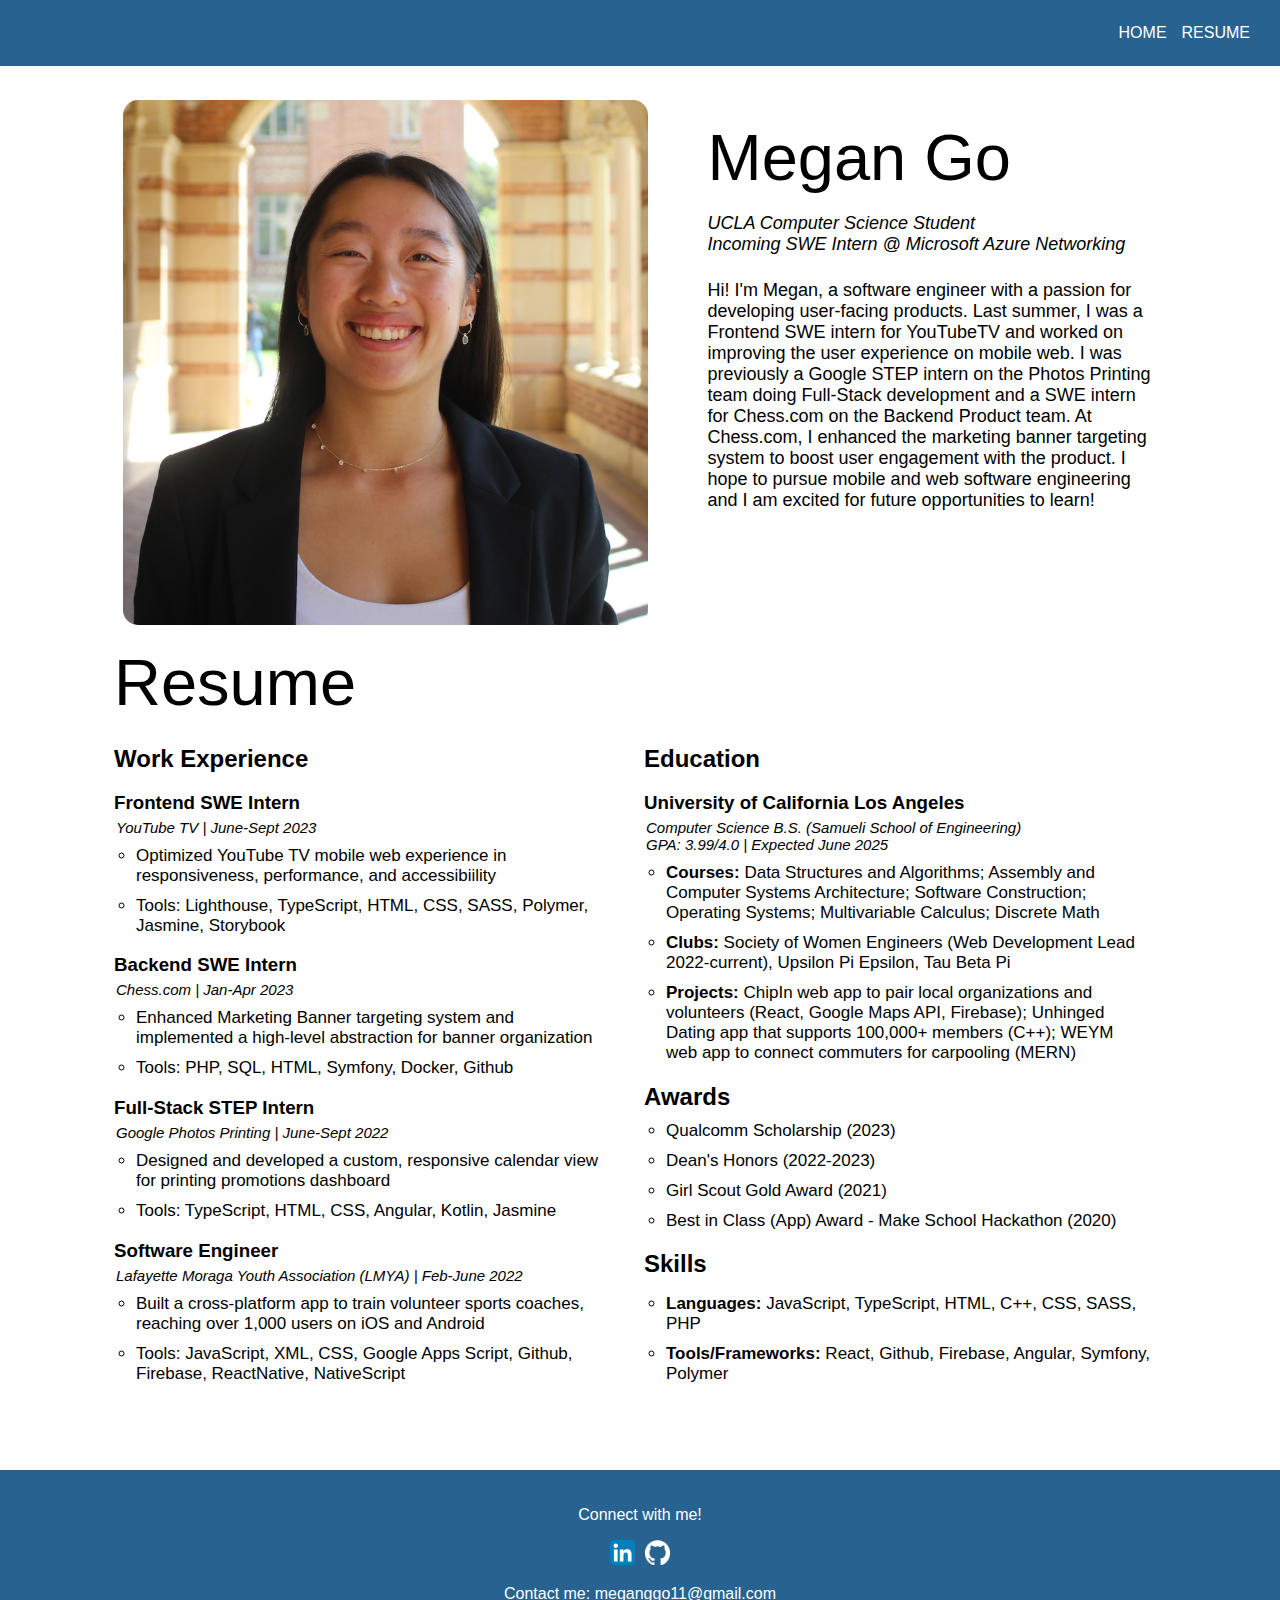
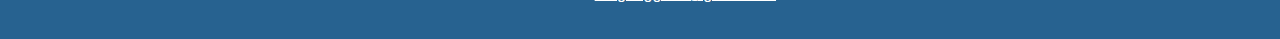
<file: index.html>
<!DOCTYPE html>
<html>

<head>
    <link rel="stylesheet" href="index.css">
    <link href='https://fonts.googleapis.com/css?family=Fauna One' rel='stylesheet'>
</head>

<header>
    <p class="nav-bar"><a href="#">HOME</a></p>
    <p class="nav-bar"><a href="#resume">RESUME</a></p>
</header>

<body>
    <div class="content">
        <div class="header-section">
            <img class="profile" src="images/profile.png" alt="profile picture" />
            <div>
                <p class="title">Megan Go</p>
                <p class="position">UCLA Computer Science Student
                    <br>
                    Incoming SWE Intern @ Microsoft Azure Networking
                </p>

                <p class="about-section">
                    Hi! I'm Megan, a software engineer with a passion for developing user-facing products. Last summer,
                    I was a Frontend SWE intern for YouTubeTV and worked on improving the user experience on mobile web.
                    I was previously a Google STEP intern on the Photos Printing team doing Full-Stack development and a
                    SWE intern for Chess.com on the Backend Product team. At Chess.com, I enhanced the marketing banner
                    targeting system to boost user engagement with the product. I hope to pursue mobile and web software
                    engineering and I am excited for future opportunities to learn!</p>

                <!-- add fun fact section -->
            </div>
        </div>
        <div id="resume">
            <p class="title">Resume</p>
            <div class="cv-section">
                <div>
                    <h2>Work Experience</h2>
                    <ul style="list-style-type: none; padding-left: 0;">
                        <li>
                            <h3>Frontend SWE Intern</h3>
                            <p class="subheading">YouTube TV | June-Sept 2023</p>
                            <ul class="bullet">
                                <li>
                                    Optimized YouTube TV mobile web experience in responsiveness, performance, and
                                    accessibiility
                                </li>
                                <li>
                                    Tools: Lighthouse, TypeScript, HTML, CSS, SASS, Polymer, Jasmine, Storybook
                                </li>
                            </ul>
                        </li>
                        <li>
                            <h3>Backend SWE Intern</h3>
                            <p class="subheading">Chess.com | Jan-Apr 2023</p>
                            <ul class="bullet">
                                <li>
                                    Enhanced Marketing Banner targeting system and implemented a high-level abstraction
                                    for banner organization
                                </li>
                                <li>
                                    Tools: PHP, SQL, HTML, Symfony, Docker, Github
                                </li>
                            </ul>
                        </li>
                        <li>
                            <h3>Full-Stack STEP Intern</h3>
                            <p class="subheading">Google Photos Printing | June-Sept 2022</p>
                            <ul class="bullet">
                                <li>
                                    Designed and developed a custom, responsive calendar view for printing promotions
                                    dashboard
                                </li>
                                <li>
                                    Tools: TypeScript, HTML, CSS, Angular, Kotlin, Jasmine
                                </li>
                            </ul>
                        </li>
                        <li>
                            <h3>Software Engineer</h3>
                            <p class="subheading">Lafayette Moraga Youth Association (LMYA) | Feb-June 2022</p>
                            <ul class="bullet">
                                <li>
                                    Built a cross-platform app to train volunteer sports coaches, reaching over 1,000
                                    users on iOS and Android
                                </li>
                                <li>
                                    Tools: JavaScript, XML, CSS, Google Apps Script, Github, Firebase, ReactNative,
                                    NativeScript
                                </li>
                            </ul>
                        </li>
                        <ul>
                </div>
                <div>
                    <h2>Education</h2>
                    <ul style="list-style-type: none; padding-left: 0;">
                        <li>
                            <h3>University of California Los Angeles</h3>
                            <p class="subheading">Computer Science B.S. (Samueli School of Engineering)</p>
                            <p class="subheading">GPA: 3.99/4.0 | Expected June 2025</p>
                            <ul class="bullet">
                                <li>
                                    <b>Courses:</b> Data Structures and Algorithms; Assembly and Computer
                                    Systems Architecture; Software Construction;
                                    Operating Systems; Multivariable Calculus; Discrete Math
                                </li>
                                <li>
                                    <b>Clubs:</b> Society of Women Engineers (Web Development Lead
                                    2022-current), Upsilon Pi Epsilon, Tau Beta Pi
                                </li>
                                <li>
                                    <b>Projects:</b> ChipIn web app to pair local organizations and volunteers
                                    (React, Google Maps API, Firebase); Unhinged
                                    Dating app that supports 100,000+ members (C++); WEYM web app to connect commuters
                                    for carpooling (MERN)
                                </li>
                            </ul>
                        </li>
                        <h2>Awards</h2>
                        <ul class="bullet">
                            <li>
                                Qualcomm Scholarship (2023)
                            </li>
                            <li>
                                Dean's Honors (2022-2023)
                            </li>
                            <li>
                                Girl Scout Gold Award (2021)
                            </li>
                            <li>
                                Best in Class (App) Award - Make School Hackathon (2020)
                            </li>
                        </ul>
                    </ul>
                    <h2>Skills</h2>
                    <ul style="list-style-type: none; padding-left: 0;">
                        <ul class="bullet">
                            <li>
                                <b>Languages:</b> JavaScript, TypeScript, HTML, C++, CSS, SASS, PHP
                            </li>
                            <li>
                                <b>Tools/Frameworks:</b> React, Github, Firebase, Angular, Symfony,
                                Polymer
                            </li>
                        </ul>
                    </ul>
                </div>
            </div>
        </div>
        <!-- <div id="photos" class="photos-section">
            <img height="300" src="images/google.jpeg"></img>
            <img width="400" src="images/marathon.jpeg"></img>
            <img width="350" src="images/ucla.jpeg"></img>
            <img height="300" src="images/soccer.jpeg"></img>
        </div> -->
    </div>
</body>
<footer>
    <div>
        <p>Connect with me!</p>
        <a class="link" target="_blank" href="https://www.linkedin.com/in/megango/"><img width="25" height="25"
                src="images/linkedin.png" /></a>
        <a target="_blank" href="https://github.com/megang33"><img width="25" height="25"
                src="images/github-mark-white.png" /></a>
    </div>
    <p>Contact me: <a style="color: white;" href="mailto:meganggo11@gmail.com">meganggo11@gmail.com</a></p>
</footer>

</html>
</file>
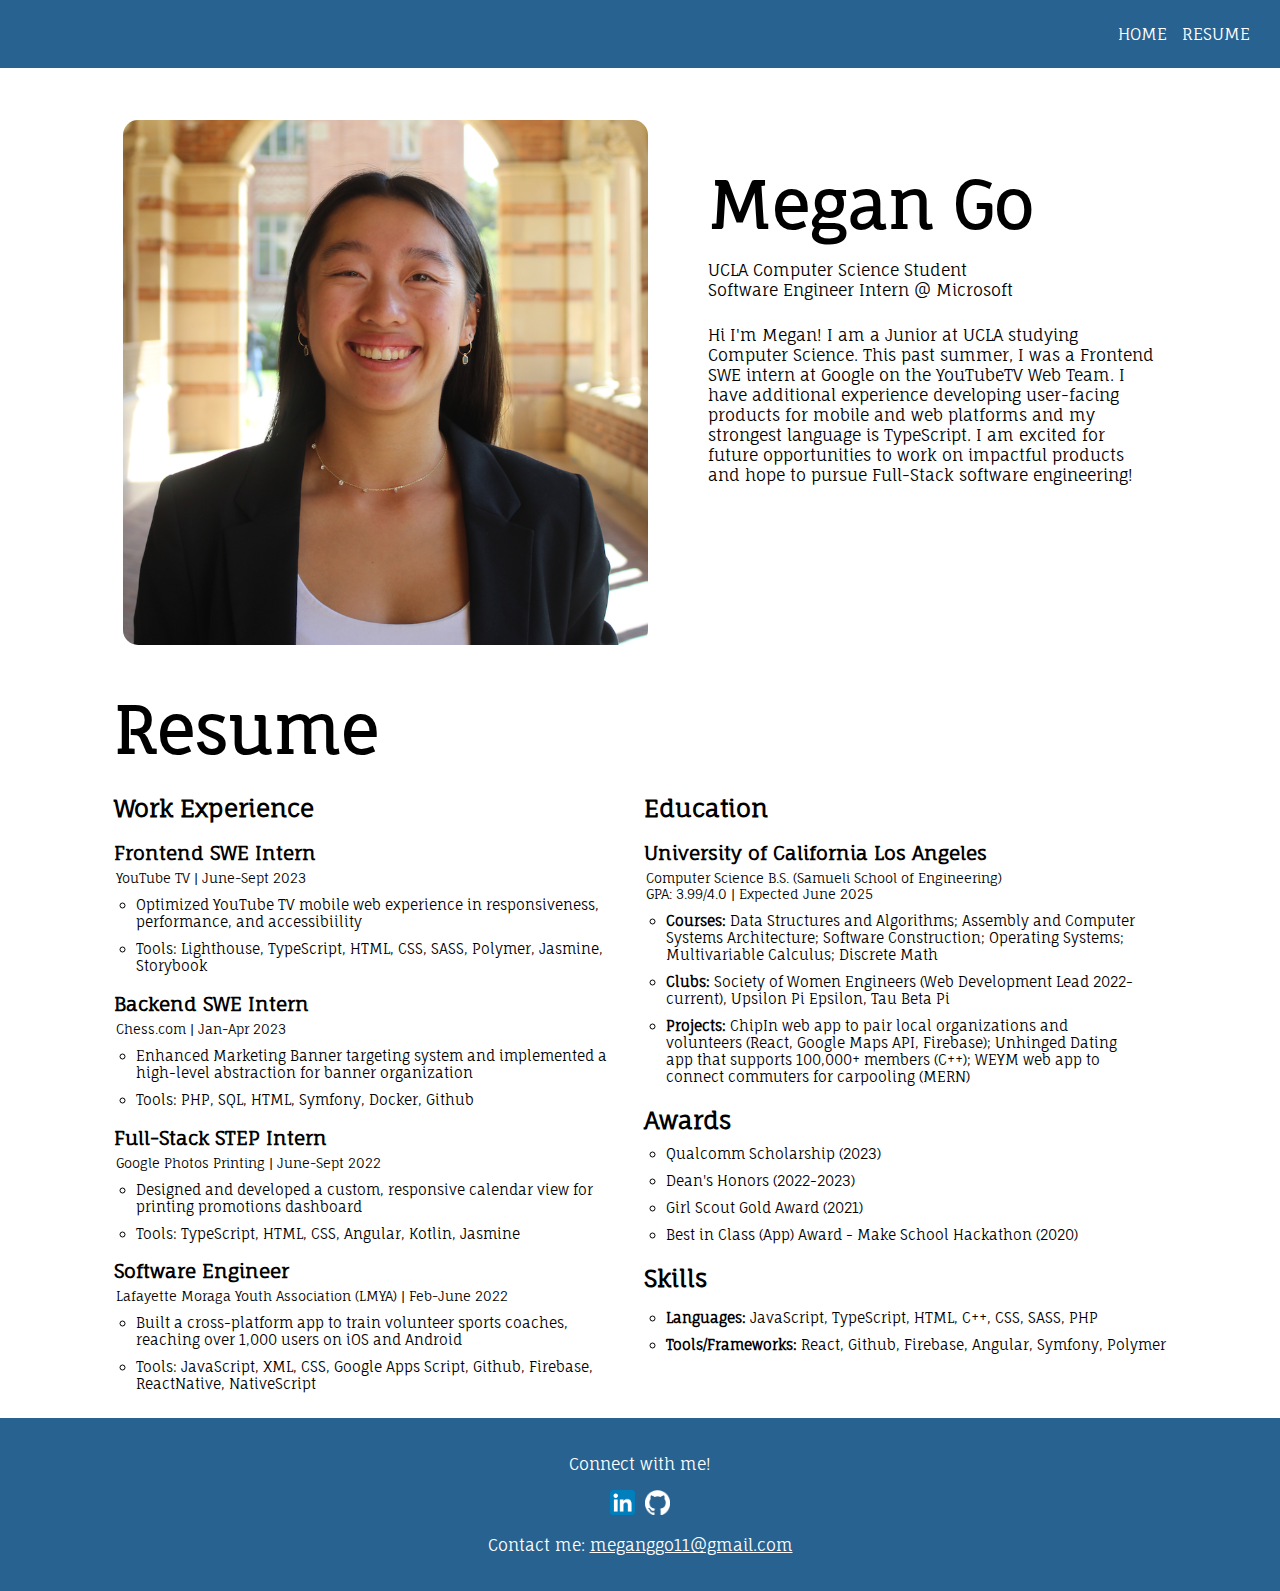
<file: home.html>
<!DOCTYPE html>
<html>

<head>
    <link rel="stylesheet" href="home.css">
    <link href='https://fonts.googleapis.com/css?family=Fauna One' rel='stylesheet'>
</head>

<header>
    <p class="nav-bar"><a href="#">HOME</a></p>
    <p class="nav-bar"><a href="#resume">RESUME</a></p>
</header>

<body>
    <div class="content">
        <div class="header-section">
            <img class="profile" src="profile.png" alt="profile picture" />
            <div>
                <h1 class="title">Megan Go</h1>
                <p class="position">UCLA Computer Science Student
                    <br>
                    Software Engineer Intern @ Microsoft
                </p>

                <p class="about-section">
                    Hi I'm Megan! I am a Junior at UCLA studying Computer Science. This past summer, I was a Frontend
                    SWE intern at Google on the YouTubeTV Web Team. I have additional experience developing user-facing
                    products for mobile and web platforms and my strongest language is TypeScript. I am excited for
                    future opportunities to work on impactful products and hope to pursue Full-Stack software
                    engineering!</p>

                <!-- add fun fact section -->
            </div>
        </div>

        <div>
            <h1 id="resume" class="title">Resume</h1>
            <div class="cv-section">
                <div>
                    <h2>Work Experience</h2>
                    <ul style="list-style-type: none; padding-left: 0;">
                        <li>
                            <h3>Frontend SWE Intern</h3>
                            <p class="subheading">YouTube TV | June-Sept 2023</p>
                            <ul class="bullet">
                                <li>
                                    Optimized YouTube TV mobile web experience in responsiveness, performance, and
                                    accessibiility
                                </li>
                                <li>
                                    Tools: Lighthouse, TypeScript, HTML, CSS, SASS, Polymer, Jasmine, Storybook
                                </li>
                            </ul>
                        </li>
                        <li>
                            <h3>Backend SWE Intern</h3>
                            <p class="subheading">Chess.com | Jan-Apr 2023</p>
                            <ul class="bullet">
                                <li>
                                    Enhanced Marketing Banner targeting system and implemented a high-level abstraction
                                    for banner organization
                                </li>
                                <li>
                                    Tools: PHP, SQL, HTML, Symfony, Docker, Github
                                </li>
                            </ul>
                        </li>
                        <li>
                            <h3>Full-Stack STEP Intern</h3>
                            <p class="subheading">Google Photos Printing | June-Sept 2022</p>
                            <ul class="bullet">
                                <li>
                                    Designed and developed a custom, responsive calendar view for printing promotions
                                    dashboard
                                </li>
                                <li>
                                    Tools: TypeScript, HTML, CSS, Angular, Kotlin, Jasmine
                                </li>
                            </ul>
                        </li>
                        <li>
                            <h3>Software Engineer</h3>
                            <p class="subheading">Lafayette Moraga Youth Association (LMYA) | Feb-June 2022</p>
                            <ul class="bullet">
                                <li>
                                    Built a cross-platform app to train volunteer sports coaches, reaching over 1,000
                                    users on iOS and Android
                                </li>
                                <li>
                                    Tools: JavaScript, XML, CSS, Google Apps Script, Github, Firebase, ReactNative,
                                    NativeScript
                                </li>
                            </ul>
                        </li>
                        <ul>
                </div>
                <div>
                    <h2>Education</h2>
                    <ul style="list-style-type: none; padding-left: 0;">
                        <li>
                            <h3>University of California Los Angeles</h3>
                            <p class="subheading">Computer Science B.S. (Samueli School of Engineering)</p>
                            <p class="subheading">GPA: 3.99/4.0 | Expected June 2025</p>
                            <ul class="bullet">
                                <li>
                                    <b>Courses:</b> Data Structures and Algorithms; Assembly and Computer
                                    Systems Architecture; Software Construction;
                                    Operating Systems; Multivariable Calculus; Discrete Math
                                </li>
                                <li>
                                    <b>Clubs:</b> Society of Women Engineers (Web Development Lead
                                    2022-current), Upsilon Pi Epsilon, Tau Beta Pi
                                </li>
                                <li>
                                    <b>Projects:</b> ChipIn web app to pair local organizations and volunteers
                                    (React, Google Maps API, Firebase); Unhinged
                                    Dating app that supports 100,000+ members (C++); WEYM web app to connect commuters
                                    for carpooling (MERN)
                                </li>
                            </ul>
                        </li>
                        <h2>Awards</h2>
                        <ul class="bullet">
                            <li>
                                Qualcomm Scholarship (2023)
                            </li>
                            <li>
                                Dean's Honors (2022-2023)
                            </li>
                            <li>
                                Girl Scout Gold Award (2021)
                            </li>
                            <li>
                                Best in Class (App) Award - Make School Hackathon (2020)
                            </li>
                        </ul>
                    </ul>
                    <h2>Skills</h2>
                    <ul style="list-style-type: none; padding-left: 0;">
                        <ul class="bullet">
                            <li>
                                <b>Languages:</b> JavaScript, TypeScript, HTML, C++, CSS, SASS, PHP
                            </li>
                            <li>
                                <b>Tools/Frameworks:</b> React, Github, Firebase, Angular, Symfony,
                                Polymer
                            </li>
                        </ul>
                    </ul>
                </div>
            </div>
        </div>
    </div>
</body>
<footer>
    <div>
        <p>Connect with me!</p>
        <a class="link" target="_blank" href="https://www.linkedin.com/in/megango/"><img width="25" height="25"
                src="linkedin.png" /></a>
        <a target="_blank" href="https://github.com/megang33"><img width="25" height="25"
                src="github-mark-white.png" /></a>
    </div>
    <p>Contact me: <a style="color: white;" href="mailto:meganggo11@gmail.com">meganggo11@gmail.com</a></p>
</footer>

</html>
</file>
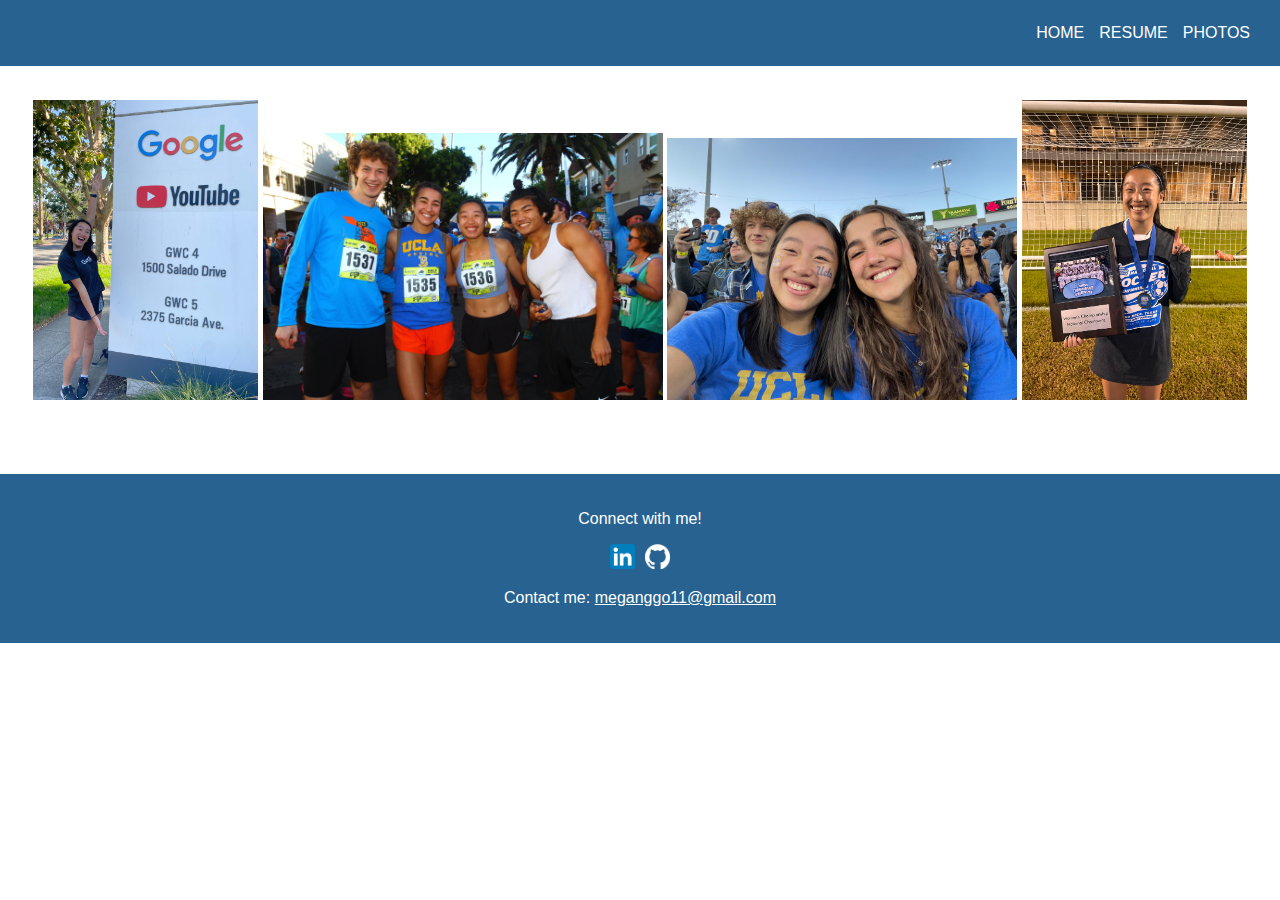
<file: photos.html>
<!DOCTYPE html>
<html>

<head>
    <link rel="stylesheet" href="index.css">
    <link href='https://fonts.googleapis.com/css?family=Fauna One' rel='stylesheet'>
</head>

<header>
    <p class="nav-bar"><a href="index.html">HOME</a></p>
    <p class="nav-bar"><a href="resume.html">RESUME</a></p>
    <p class="nav-bar"><a href="photos.html">PHOTOS</a></p>
</header>

<body>
    <div class="content">
        <div id="photos" class="photos">
            <img height="300" src="images/google.jpeg"></img>
            <img width="400" src="images/marathon.jpeg"></img>
            <img width="350" src="images/ucla.jpeg"></img>
            <img height="300" src="images/soccer.jpeg"></img>
        </div>
    </div>
</body>
<footer>
    <div>
        <p>Connect with me!</p>
        <a class="link" target="_blank" href="https://www.linkedin.com/in/megango/"><img width="25" height="25"
                src="images/linkedin.png" /></a>
        <a target="_blank" href="https://github.com/megang33"><img width="25" height="25"
                src="images/github-mark-white.png" /></a>
    </div>
    <p>Contact me: <a style="color: white;" href="mailto:meganggo11@gmail.com">meganggo11@gmail.com</a></p>
</footer>

</html>
</file>
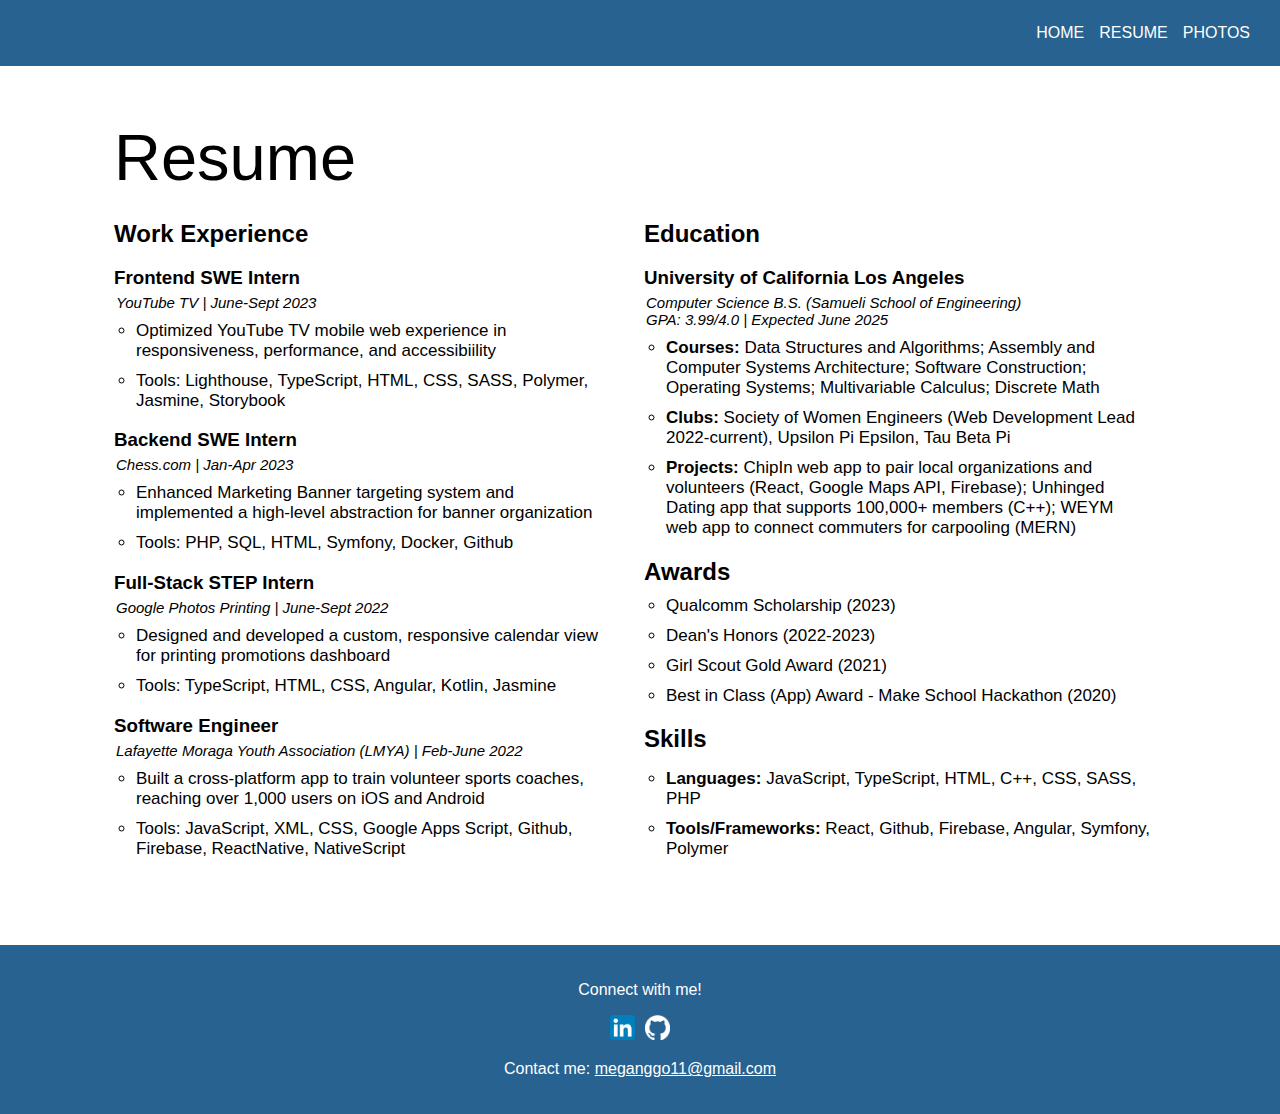
<file: resume.html>
<!DOCTYPE html>
<html>

<head>
    <link rel="stylesheet" href="index.css">
    <link href='https://fonts.googleapis.com/css?family=Fauna One' rel='stylesheet'>
</head>

<header>
    <p class="nav-bar"><a href="index.html">HOME</a></p>
    <p class="nav-bar"><a href="#">RESUME</a></p>
    <p class="nav-bar"><a href="photos.html">PHOTOS</a></p>
</header>

<body>
    <div class="content">
        <div id="resume">
            <p class="title">Resume</p>
            <div class="cv-section">
                <div>
                    <h2>Work Experience</h2>
                    <ul style="list-style-type: none; padding-left: 0;">
                        <li>
                            <h3>Frontend SWE Intern</h3>
                            <p class="subheading">YouTube TV | June-Sept 2023</p>
                            <ul class="bullet">
                                <li>
                                    Optimized YouTube TV mobile web experience in responsiveness, performance, and
                                    accessibiility
                                </li>
                                <li>
                                    Tools: Lighthouse, TypeScript, HTML, CSS, SASS, Polymer, Jasmine, Storybook
                                </li>
                            </ul>
                        </li>
                        <li>
                            <h3>Backend SWE Intern</h3>
                            <p class="subheading">Chess.com | Jan-Apr 2023</p>
                            <ul class="bullet">
                                <li>
                                    Enhanced Marketing Banner targeting system and implemented a high-level abstraction
                                    for banner organization
                                </li>
                                <li>
                                    Tools: PHP, SQL, HTML, Symfony, Docker, Github
                                </li>
                            </ul>
                        </li>
                        <li>
                            <h3>Full-Stack STEP Intern</h3>
                            <p class="subheading">Google Photos Printing | June-Sept 2022</p>
                            <ul class="bullet">
                                <li>
                                    Designed and developed a custom, responsive calendar view for printing promotions
                                    dashboard
                                </li>
                                <li>
                                    Tools: TypeScript, HTML, CSS, Angular, Kotlin, Jasmine
                                </li>
                            </ul>
                        </li>
                        <li>
                            <h3>Software Engineer</h3>
                            <p class="subheading">Lafayette Moraga Youth Association (LMYA) | Feb-June 2022</p>
                            <ul class="bullet">
                                <li>
                                    Built a cross-platform app to train volunteer sports coaches, reaching over 1,000
                                    users on iOS and Android
                                </li>
                                <li>
                                    Tools: JavaScript, XML, CSS, Google Apps Script, Github, Firebase, ReactNative,
                                    NativeScript
                                </li>
                            </ul>
                        </li>
                        <ul>
                </div>
                <div>
                    <h2>Education</h2>
                    <ul style="list-style-type: none; padding-left: 0;">
                        <li>
                            <h3>University of California Los Angeles</h3>
                            <p class="subheading">Computer Science B.S. (Samueli School of Engineering)</p>
                            <p class="subheading">GPA: 3.99/4.0 | Expected June 2025</p>
                            <ul class="bullet">
                                <li>
                                    <b>Courses:</b> Data Structures and Algorithms; Assembly and Computer
                                    Systems Architecture; Software Construction;
                                    Operating Systems; Multivariable Calculus; Discrete Math
                                </li>
                                <li>
                                    <b>Clubs:</b> Society of Women Engineers (Web Development Lead
                                    2022-current), Upsilon Pi Epsilon, Tau Beta Pi
                                </li>
                                <li>
                                    <b>Projects:</b> ChipIn web app to pair local organizations and volunteers
                                    (React, Google Maps API, Firebase); Unhinged
                                    Dating app that supports 100,000+ members (C++); WEYM web app to connect commuters
                                    for carpooling (MERN)
                                </li>
                            </ul>
                        </li>
                        <h2>Awards</h2>
                        <ul class="bullet">
                            <li>
                                Qualcomm Scholarship (2023)
                            </li>
                            <li>
                                Dean's Honors (2022-2023)
                            </li>
                            <li>
                                Girl Scout Gold Award (2021)
                            </li>
                            <li>
                                Best in Class (App) Award - Make School Hackathon (2020)
                            </li>
                        </ul>
                    </ul>
                    <h2>Skills</h2>
                    <ul style="list-style-type: none; padding-left: 0;">
                        <ul class="bullet">
                            <li>
                                <b>Languages:</b> JavaScript, TypeScript, HTML, C++, CSS, SASS, PHP
                            </li>
                            <li>
                                <b>Tools/Frameworks:</b> React, Github, Firebase, Angular, Symfony,
                                Polymer
                            </li>
                        </ul>
                    </ul>
                </div>
            </div>
        </div>
    </div>
</body>
<footer>
    <div>
        <p>Connect with me!</p>
        <a class="link" target="_blank" href="https://www.linkedin.com/in/megango/"><img width="25" height="25"
                src="images/linkedin.png" /></a>
        <a target="_blank" href="https://github.com/megang33"><img width="25" height="25"
                src="images/github-mark-white.png" /></a>
    </div>
    <p>Contact me: <a style="color: white;" href="mailto:meganggo11@gmail.com">meganggo11@gmail.com</a></p>
</footer>

</html>
</file>
<file: index.css>
html {
    height: 100%;
    /* Needed so footer reaches bottom of page*/
}

body {
    font-family: "Helvetica Neue", Helvetica;
    margin: 0;
}

h2,
h3 {
    margin-bottom: 5px;
}

.content {
    display: flex;
    align-items: center;
    justify-content: center;
    flex-direction: column;
    padding: 100px 25px 60px;
}

.cv-section {
    display: flex;
    justify-content: center;
    column-gap: 30px;
}

.header-section {
    display: flex;
    column-gap: 60px;
}

.profile {
    width: 525px;
    height: 525px;
    border-radius: 15px;
}

.title {
    font-size: 65px;
    margin-bottom: 5px;
    margin-top: 20px;
}

.position {
    margin-bottom: 25px;
    font-size: 18px;
    font-style: italic;
}

.about-section {
    margin: auto;
    max-width: 450px;
    font-size: 18px;
}

li {
    max-width: 500px;
}

ul .bullet {
    margin-top: 10px;
    padding-left: 22px;
}

.bullet li {
    margin-bottom: 10px;
}

.bullet {
    font-size: 17px;
    vertical-align: middle;
}

.subheading {
    margin: 0 0 0 2px;
    font-size: 15px;
    font-style: italic;
}

/* Footer */
footer {
    color: white;
    text-align: center;
    background-color: rgb(39, 98, 144);
    padding: 20px;
    margin-top: 10px;
}

header {
    background-color: rgb(39, 98, 144);
    display: flex;
    flex-direction: row;
    justify-content: end;
    gap: 15px;
    padding: 8px 30px 8px 0;
    margin-bottom: 30px;
    position: fixed;
    right: 0;
    left: 0;
}

.link {
    margin-right: 5px;
}

.nav-bar a {
    text-decoration: none;
    color: white;
}

.nav-bar a:hover {
    color: rgb(143, 185, 245);
}

/* Responsive Styles */
@media only screen and (max-width: 950px) {
    .header-section {
        flex-direction: column;
        text-align: center;
    }

    .cv-section {
        flex-direction: column;
    }

    .title {
        text-align: center;
    }

    .about-section {
        padding: 0 15px;
        max-width: 600px;
    }

    li {
        max-width: 600px;
    }

    .profile {
        margin: auto;
    }
}
</file>
<file: home.css>
html {
    height: 100%;
    /* Needed so footer reaches bottom of page*/
}

body {
    font-family: 'Fauna One';
    margin: 0;
}

h2,
h3 {
    margin-bottom: 5px;
}

.content {
    display: flex;
    align-items: center;
    justify-content: center;
    flex-direction: column;
    padding: 0 25px;
    padding-top: 120px;
}

.cv-section {
    display: flex;
    justify-content: center;
    column-gap: 30px;
}

.header-section {
    display: flex;
    column-gap: 60px;
}

.profile {
    width: 525px;
    height: 525px;
    border-radius: 15px;
}

.title {
    font-size: 65px;
    margin-bottom: 5px;
}

.position {
    margin-bottom: 25px;
}

.about-section {
    margin: auto;
    max-width: 450px;
}

li {
    max-width: 500px;
}

ul .bullet {
    margin-top: 10px;
    padding-left: 22px;
}

.bullet li {
    margin-bottom: 10px;
}

.bullet {
    font-size: 14px;
    vertical-align: middle;
}

.subheading {
    margin: 0 0 0 2px;
    font-size: 13px;
}

/* Footer */
footer {
    color: white;
    text-align: center;
    background-color: rgb(39, 98, 144);
    padding: 20px;
    margin-top: 10px;
}

header {
    background-color: rgb(39, 98, 144);
    display: flex;
    flex-direction: row;
    justify-content: end;
    gap: 15px;
    padding: 8px 30px 8px 0;
    margin-bottom: 30px;
    position: fixed;
    right: 0;
    left: 0;
}

.link {
    margin-right: 5px;
}

.nav-bar a {
    text-decoration: none;
    color: white;
}

/* Responsive Styles */
@media only screen and (max-width: 950px) {
    .header-section {
        flex-direction: column;
        text-align: center;
    }
}
</file>
